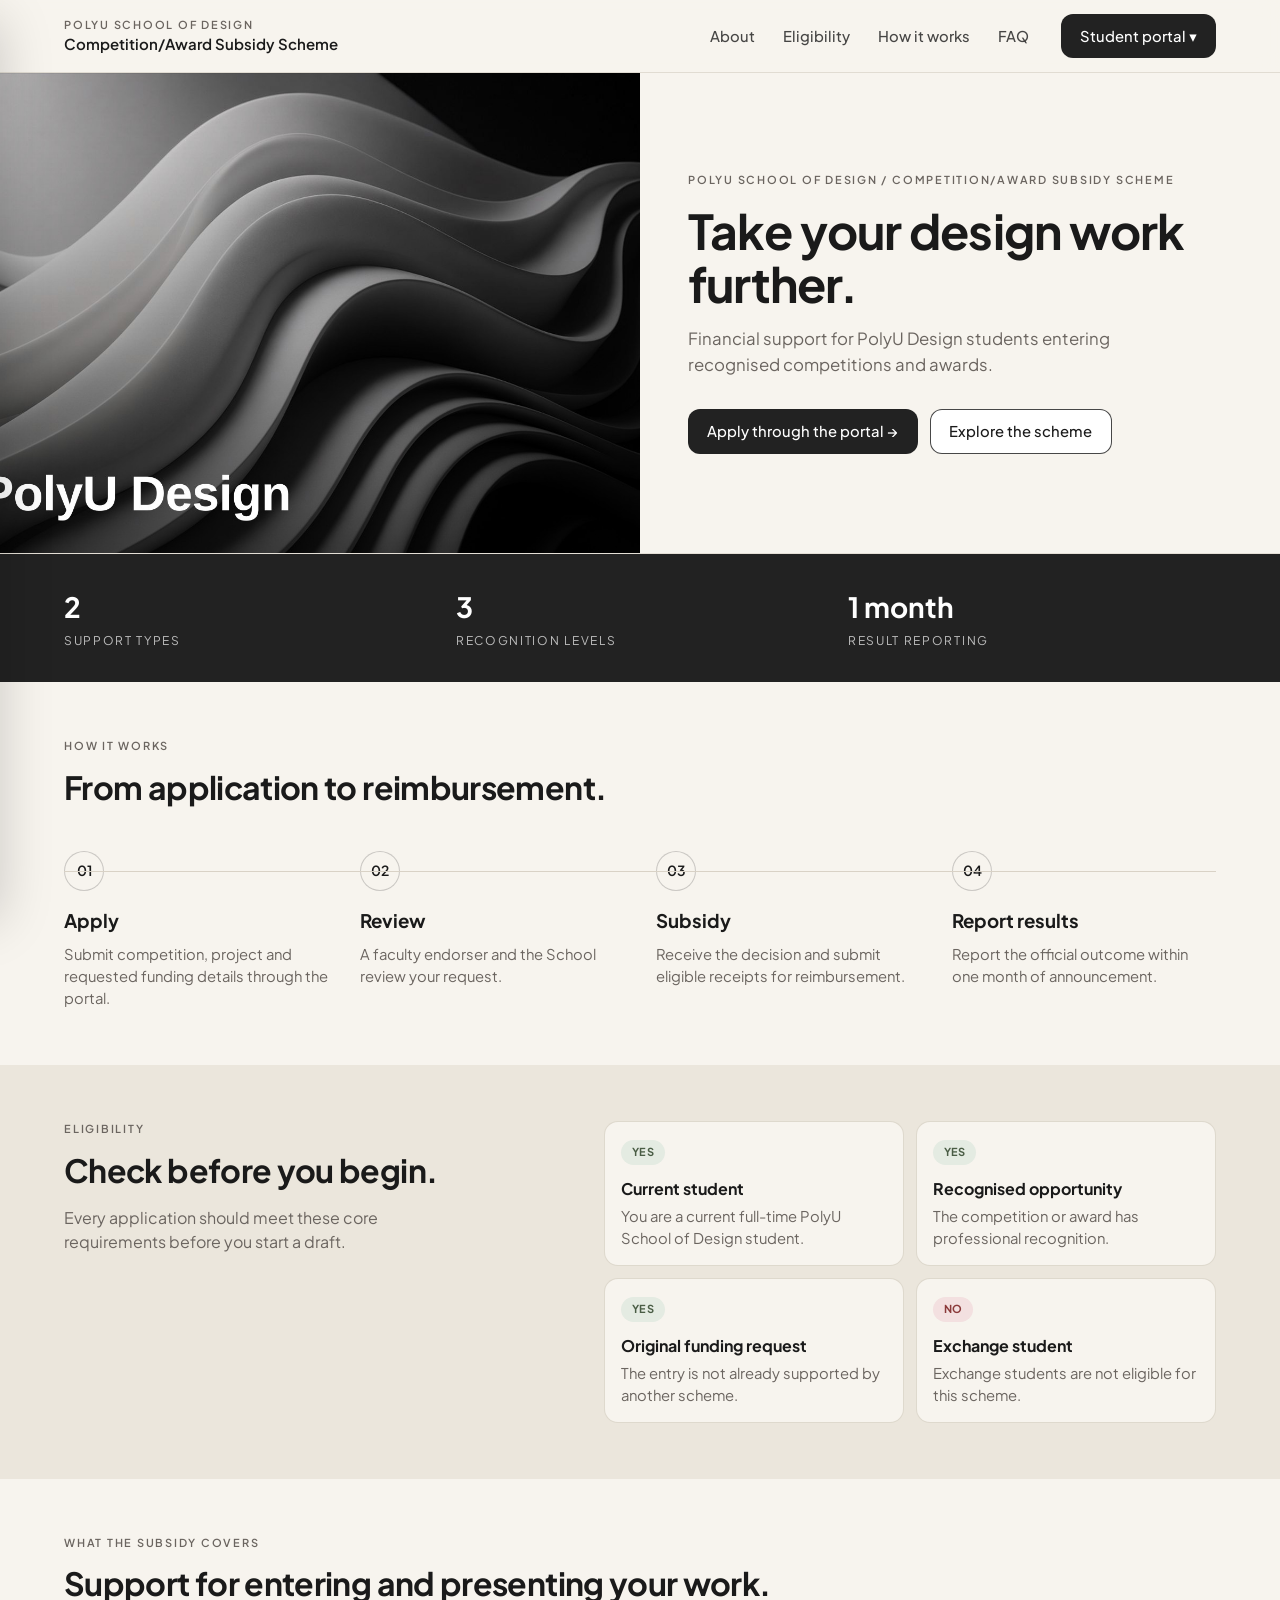
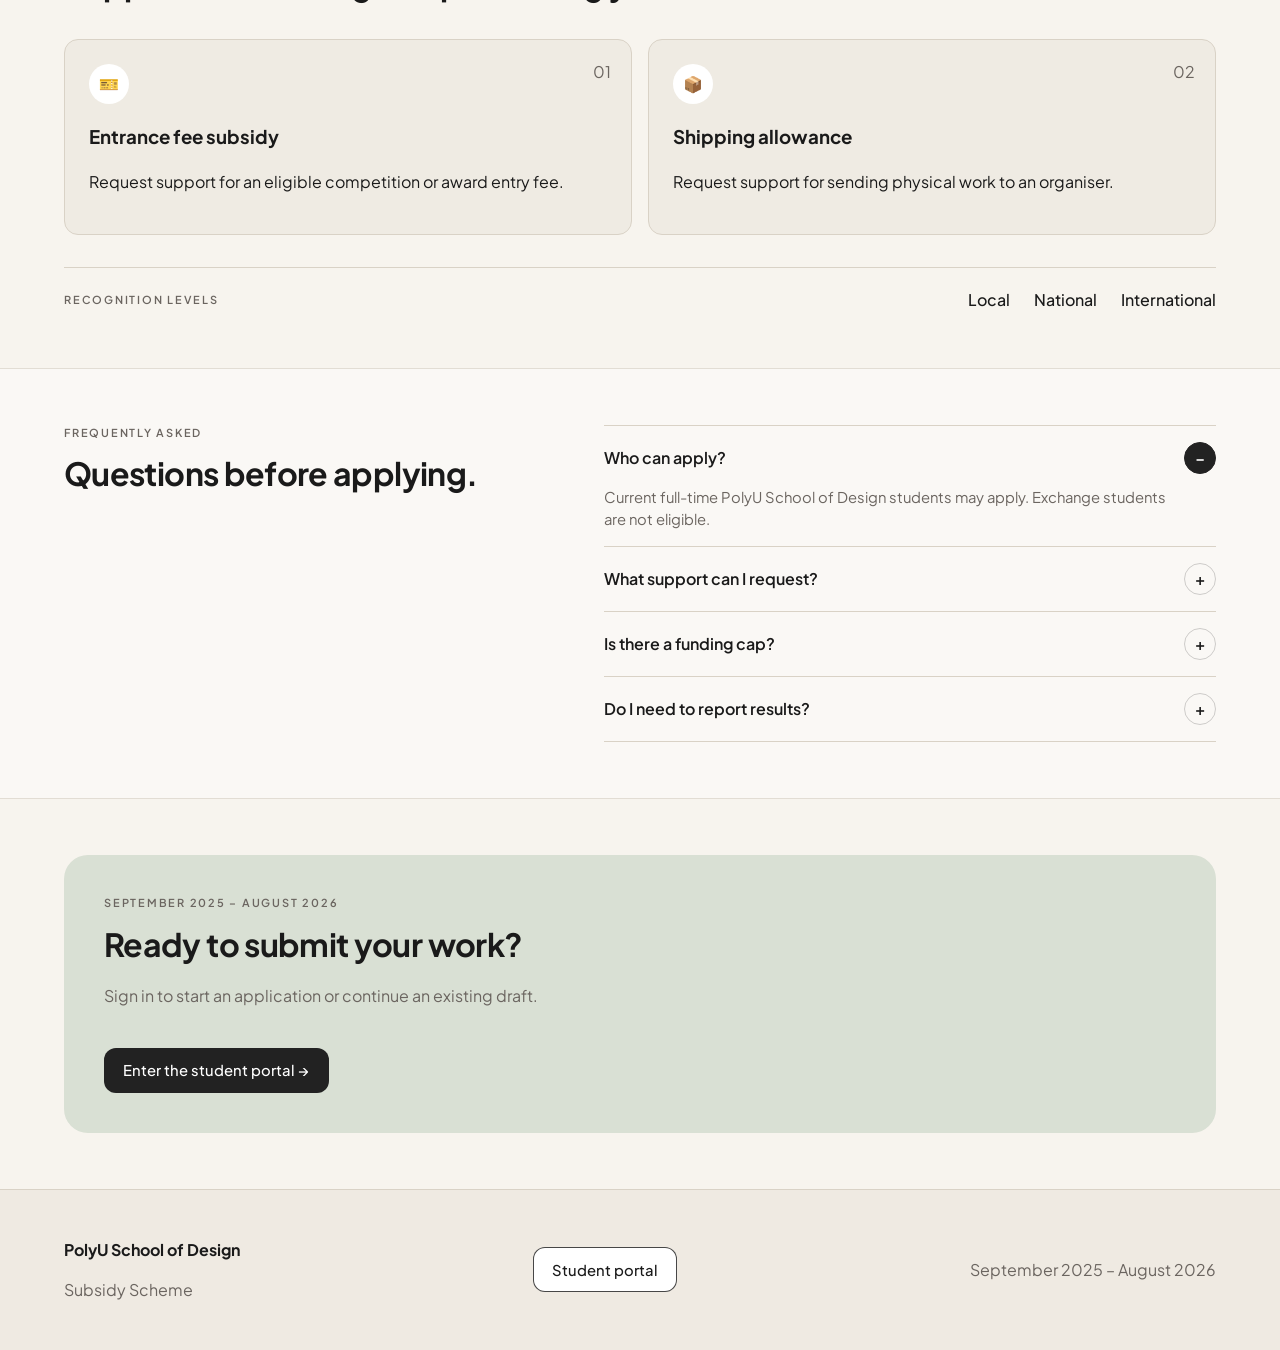
<file: index.html>
<!DOCTYPE html>
<html lang="en">
<head>
<meta charset="UTF-8" />
<meta name="viewport" content="width=device-width, initial-scale=1.0" />
<title>PolyU Design · Subsidy Scheme (All Pages)</title>
<link rel="preconnect" href="https://fonts.googleapis.com" />
<link rel="preconnect" href="https://fonts.gstatic.com" crossorigin />
<link href="https://fonts.googleapis.com/css2?family=Plus+Jakarta+Sans:wght@400;500;600;700;800&display=swap" rel="stylesheet" />
<style>
:root {
  --bg: #f7f4ee;
  --bg-soft: #ebe6dc;
  --bg-cover: #efebe3;
  --bg-cta: #d9e0d4;
  --bg-footer: #efeae2;
  --bg-sidebar: #ece7dd;
  --card: #ffffff;
  --text: #1a1a1a;
  --muted: #6b6560;
  --border: #d9d2c6;
  --primary: #222222;
  --success: #4a5d45;
  --success-soft: #e4ebe2;
  --danger: #8b3a3a;
  --danger-soft: #f3e0e0;
  --warning: #8a5a3a;
  --warning-soft: #f0e4d6;
  --radius: 14px;
  --max: 72rem;
}

* { box-sizing: border-box; }
html { scroll-behavior: smooth; }
body {
  margin: 0;
  font-family: "Plus Jakarta Sans", ui-sans-serif, system-ui, sans-serif;
  background: var(--bg);
  color: var(--text);
  line-height: 1.5;
  min-height: 100vh;
}
a { color: inherit; text-decoration: none; }
img { max-width: 100%; display: block; }
button, input, select, textarea, summary { font: inherit; }
.container { width: min(100% - 2rem, var(--max)); margin-inline: auto; }

.btn {
  display: inline-flex; align-items: center; justify-content: center; gap: 0.4rem;
  min-height: 2.75rem; padding: 0.65rem 1.15rem; border-radius: 0.75rem;
  border: 1px solid transparent; font-size: 0.925rem; font-weight: 500;
  cursor: pointer; transition: 0.15s ease; background: none; color: inherit;
}
.btn-primary { background: var(--primary); color: #fff; }
.btn-primary:hover { background: #111; }
.btn-outline { background: var(--card); border-color: color-mix(in srgb, var(--text) 80%, transparent); }
.btn-outline:hover { background: var(--bg-soft); }
.btn-icon {
  width: 2.5rem; min-height: 2.5rem; padding: 0;
  border: 1px solid var(--border); background: var(--card); border-radius: 0.75rem;
}
.btn:disabled { opacity: 0.45; cursor: not-allowed; }

.eyebrow, .section-label {
  margin: 0; font-size: 11px; font-weight: 600;
  letter-spacing: 0.16em; text-transform: uppercase; color: var(--muted);
}
.section-title { margin: 0.5rem 0 0; font-size: clamp(1.75rem, 3vw, 2rem); letter-spacing: -0.02em; }
.muted { color: var(--muted); }

.badge {
  display: inline-flex; align-items: center; border-radius: 999px;
  padding: 0.25rem 0.65rem; font-size: 11px; font-weight: 700;
  letter-spacing: 0.04em; text-transform: uppercase;
}
.badge-yes, .badge-approved { background: var(--success-soft); color: var(--success); }
.badge-no, .badge-returned, .badge-due { background: var(--danger-soft); color: var(--danger); }
.badge-draft { background: #eceae6; color: #5c5c5c; }
.badge-endorsement, .badge-pending { background: var(--warning-soft); color: var(--warning); }

.card {
  background: var(--card); border: 1px solid var(--border);
  border-radius: var(--radius); padding: 1.25rem;
}

/* Public header */
.site-header {
  position: sticky; top: 0; z-index: 40;
  border-bottom: 1px solid color-mix(in srgb, var(--border) 70%, transparent);
  background: color-mix(in srgb, var(--bg) 95%, transparent);
  backdrop-filter: blur(10px);
}
.site-header__inner { min-height: 72px; display: flex; align-items: center; gap: 1rem; }
.brand-kicker { margin: 0; font-size: 11px; font-weight: 600; letter-spacing: 0.16em; text-transform: uppercase; color: var(--muted); }
.brand-title { margin: 0; font-size: 15px; font-weight: 600; }
.nav-desktop { display: none; gap: 1.75rem; margin-left: auto; font-size: 0.925rem; font-weight: 500; }
.nav-desktop a { color: color-mix(in srgb, var(--text) 80%, transparent); }
.header-portal { margin-left: auto; }
.menu-toggle { display: inline-flex; }

.overlay {
  position: fixed; inset: 0; z-index: 50; background: rgba(0,0,0,0.35);
  opacity: 0; pointer-events: none; transition: opacity 0.2s ease;
}
.overlay.is-open { opacity: 1; pointer-events: auto; }
.drawer {
  position: fixed; inset: 0 auto 0 0; z-index: 60; width: min(88vw, 320px);
  background: #f3efe7; box-shadow: 0 20px 50px rgba(0,0,0,0.18);
  transform: translateX(-100%); pointer-events: none; transition: transform 0.2s ease;
  display: flex; flex-direction: column;
}
.drawer.is-open { transform: translateX(0); pointer-events: auto; }
.drawer__top { display: flex; justify-content: space-between; gap: 1rem; padding: 1.25rem; border-bottom: 1px solid var(--border); }
.drawer nav { display: flex; flex-direction: column; gap: 0.25rem; padding: 1rem 0.75rem; }
.drawer nav a { padding: 0.85rem 0.75rem; border-radius: 0.85rem; font-weight: 500; }
.drawer .btn-primary { margin: 0.75rem; }

/* Portal shell */
.portal-header {
  position: sticky; top: 0; z-index: 30;
  border-bottom: 1px solid color-mix(in srgb, var(--border) 80%, transparent);
  background: color-mix(in srgb, #f8f6f1 95%, transparent);
  backdrop-filter: blur(10px);
}
.portal-header__inner {
  min-height: 64px; display: flex; align-items: center; gap: 0.75rem;
  width: min(100% - 2rem, 80rem); margin-inline: auto;
}
.portal-main {
  width: min(100% - 2rem, 80rem); margin-inline: auto;
  padding: 1.5rem 0 3rem;
}
.portal-actions { display: flex; align-items: center; gap: 0.35rem; margin-left: auto; }
.avatar {
  width: 2.25rem; height: 2.25rem; border-radius: 999px;
  background: var(--primary); color: #fff; display: grid; place-items: center;
  font-size: 12px; font-weight: 700;
}

.side-nav {
  position: fixed; inset: 0 auto 0 0; z-index: 50; width: min(88vw, 300px);
  background: var(--bg-sidebar); border-right: 1px solid var(--border);
  transform: translateX(-100%); pointer-events: none; transition: transform 0.2s ease;
  display: flex; flex-direction: column;
}
.side-nav.is-open { transform: translateX(0); pointer-events: auto; }
.side-nav__top { display: flex; justify-content: space-between; gap: 1rem; padding: 1.25rem; border-bottom: 1px solid color-mix(in srgb, var(--border) 70%, transparent); }
.side-nav__user {
  margin: 1rem; display: flex; gap: 0.75rem; align-items: center;
  background: rgba(255,255,255,0.7); border-radius: 1rem; padding: 0.75rem;
}
.side-nav__user .avatar { background: #5b6b52; width: 2.75rem; height: 2.75rem; }
.side-nav nav { flex: 1; padding: 0.5rem 0.75rem; overflow: auto; }
.side-nav nav a {
  display: flex; align-items: center; gap: 0.75rem;
  padding: 0.85rem 0.9rem; border-radius: 1rem; margin-bottom: 0.25rem;
}
.side-nav nav a.active { background: #fff; font-weight: 600; box-shadow: 0 1px 2px rgba(0,0,0,0.04); }
.side-nav nav a:hover { background: rgba(255,255,255,0.55); }
.nav-badge {
  margin-left: auto; background: var(--bg-soft); border-radius: 0.4rem;
  padding: 0.1rem 0.4rem; font-size: 12px; font-weight: 700;
}

/* Landing */
.hero { display: grid; border-bottom: 1px solid color-mix(in srgb, var(--border) 60%, transparent); }
.hero__media { position: relative; min-height: 280px; overflow: hidden; background: #222; }
.hero__media img { width: 100%; height: 100%; object-fit: cover; position: absolute; inset: 0; }
.hero__content { display: flex; flex-direction: column; justify-content: center; padding: 2.5rem 1rem; }
.hero h1 { margin: 1rem 0 0; font-size: clamp(2rem, 5vw, 3rem); line-height: 1.1; letter-spacing: -0.02em; }
.hero__lead { margin: 1rem 0 0; max-width: 28rem; color: var(--muted); font-size: 1.05rem; }
.hero__actions { margin-top: 2rem; display: flex; flex-direction: column; gap: 0.75rem; }
.stats { background: var(--primary); color: #fff; }
.stats__grid { display: grid; gap: 1.5rem; padding: 2rem 0; }
.stats strong { display: block; font-size: 1.75rem; }
.stats span { display: block; margin-top: 0.25rem; font-size: 12px; letter-spacing: 0.14em; text-transform: uppercase; color: rgba(255,255,255,0.7); }
section.block { padding: 3.5rem 0; }
.steps { display: grid; gap: 2rem; margin-top: 2.5rem; }
.step-num {
  width: 2.5rem; height: 2.5rem; border-radius: 999px; border: 1px solid color-mix(in srgb, var(--text) 20%, transparent);
  display: grid; place-items: center; font-size: 0.875rem; font-weight: 600; background: var(--bg);
}
.step h3 { margin: 1rem 0 0; }
.step p { margin: 0.5rem 0 0; color: var(--muted); font-size: 0.925rem; }
.eligibility { background: var(--bg-soft); }
.eligibility__grid { display: grid; gap: 2.5rem; }
.eligibility__cards { display: grid; gap: 0.75rem; }
.elig-card { background: var(--bg); border: 1px solid color-mix(in srgb, var(--border) 80%, transparent); border-radius: var(--radius); padding: 1rem; }
.elig-card h3 { margin: 0.75rem 0 0; font-size: 1rem; }
.elig-card p { margin: 0.25rem 0 0; color: var(--muted); font-size: 0.925rem; }
.covers { display: grid; gap: 1rem; margin-top: 2rem; }
.cover-card { position: relative; background: var(--bg-cover); border: 1px solid var(--border); border-radius: var(--radius); padding: 1.5rem; }
.cover-card .n { position: absolute; top: 1.25rem; right: 1.25rem; color: var(--muted); }
.cover-icon { width: 2.5rem; height: 2.5rem; border-radius: 999px; background: var(--card); display: grid; place-items: center; margin-bottom: 1rem; }
.levels { margin-top: 2rem; padding-top: 1.25rem; border-top: 1px solid var(--border); display: flex; flex-direction: column; gap: 0.75rem; }
.levels__items { display: flex; flex-wrap: wrap; gap: 0.75rem 1.5rem; font-weight: 500; }
.faq { background: color-mix(in srgb, var(--card) 40%, var(--bg)); border-block: 1px solid color-mix(in srgb, var(--border) 70%, transparent); }
.faq__grid { display: grid; gap: 2.5rem; }
.faq-list { border-block: 1px solid var(--border); }
details { padding: 1rem 0; border-bottom: 1px solid var(--border); }
details:last-child { border-bottom: 0; }
summary { list-style: none; cursor: pointer; font-weight: 600; display: flex; align-items: center; justify-content: space-between; gap: 1rem; }
summary::-webkit-details-marker { display: none; }
.faq-toggle {
  width: 2rem; height: 2rem; border-radius: 999px; border: 1px solid color-mix(in srgb, var(--text) 20%, transparent);
  display: grid; place-items: center; flex-shrink: 0;
}
details[open] .faq-toggle { background: var(--primary); color: #fff; border-color: var(--primary); }
details[open] .faq-toggle .plus { display: none; }
details:not([open]) .faq-toggle .minus { display: none; }
details p { margin: 0.75rem 0 0; max-width: 36rem; color: var(--muted); font-size: 0.925rem; }
.cta-box { background: var(--bg-cta); border-radius: 1.5rem; padding: 2.5rem 1.5rem; }
.cta-box .btn { margin-top: 1.5rem; }
footer.site-footer { border-top: 1px solid var(--border); background: var(--bg-footer); padding: 2rem 0; }
.footer__inner { display: flex; flex-direction: column; gap: 1rem; }

/* Portal content helpers */
.page-hero h1 { margin: 0.35rem 0 0; font-size: clamp(1.75rem, 3vw, 2.25rem); }
.grid-2 { display: grid; gap: 0.75rem; }
.grid-3 { display: grid; gap: 0.75rem; }
.stat-card h3 { margin: 0; font-size: 11px; letter-spacing: 0.14em; text-transform: uppercase; color: var(--muted); }
.stat-card .value { margin: 0.75rem 0 0; font-size: 1.75rem; font-weight: 700; }
.stat-card p { margin: 0.5rem 0 0; color: var(--muted); font-size: 0.9rem; }
.list-row {
  display: flex; align-items: center; gap: 0.75rem;
  padding: 1rem 0; border-bottom: 1px solid var(--border);
}
.list-row:last-child { border-bottom: 0; }
.list-row .meta { font-size: 12px; color: var(--muted); }
.tabs { display: flex; gap: 0.25rem; overflow: auto; border-bottom: 1px solid var(--border); margin-bottom: 0.25rem; }
.tabs button {
  background: none; border: 0; border-bottom: 2px solid transparent;
  padding: 0.65rem 0.85rem; cursor: pointer; color: var(--muted); white-space: nowrap;
}
.tabs button.active { color: var(--text); font-weight: 600; border-bottom-color: var(--text); }
.field { display: grid; gap: 0.5rem; margin-bottom: 1rem; }
.field label { font-size: 0.9rem; font-weight: 500; }
.field input, .field select, .field textarea {
  width: 100%; min-height: 2.75rem; border-radius: 0.85rem;
  border: 1px solid color-mix(in srgb, var(--text) 25%, transparent);
  background: var(--card); padding: 0.7rem 0.9rem;
}
.field textarea { min-height: 7rem; resize: vertical; }
.choice-grid { display: grid; grid-template-columns: repeat(2, 1fr); gap: 0.65rem; }
.choice {
  display: flex; align-items: center; gap: 0.65rem; text-align: left;
  border: 1px solid color-mix(in srgb, var(--text) 20%, transparent);
  border-radius: 0.85rem; padding: 0.85rem; background: var(--card); cursor: pointer;
}
.choice.is-selected { background: var(--primary); color: #fff; border-color: var(--primary); }
.form-actions {
  position: sticky; bottom: 0; background: color-mix(in srgb, var(--card) 95%, transparent);
  border-top: 1px solid var(--border); padding: 0.85rem 1rem;
  display: flex; align-items: center; gap: 0.75rem; backdrop-filter: blur(8px);
}
.form-actions .center { flex: 1; text-align: center; color: var(--muted); font-size: 0.9rem; }
.stack { display: grid; gap: 1rem; }
.notice { background: var(--bg-soft); border: 1px solid var(--border); border-radius: 0.85rem; padding: 0.85rem 1rem; color: var(--muted); font-size: 0.9rem; }

@media (min-width: 640px) {
  .hero__media { min-height: 360px; }
  .hero__content { padding: 3.5rem 2rem; }
  .hero__actions { flex-direction: row; }
  .stats__grid { grid-template-columns: repeat(3, 1fr); }
  .steps { grid-template-columns: repeat(2, 1fr); }
  .eligibility__cards, .covers, .grid-2 { grid-template-columns: repeat(2, 1fr); }
  .grid-3 { grid-template-columns: repeat(3, 1fr); }
  .levels { flex-direction: row; align-items: center; justify-content: space-between; }
  .cta-box { padding: 2.5rem; }
  .footer__inner { flex-direction: row; align-items: center; justify-content: space-between; }
}

@media (min-width: 1024px) {
  .menu-toggle.public-only { display: none; }
  .nav-desktop { display: flex; }
  .header-portal { margin-left: 1rem; }
  .hero { grid-template-columns: 1fr 1fr; }
  .hero__media { min-height: 480px; }
  .hero__content { padding: 4rem 3rem; }
  .steps { grid-template-columns: repeat(4, 1fr); position: relative; }
  .steps::before { content: ""; position: absolute; left: 0; right: 0; top: 1.25rem; height: 1px; background: var(--border); }
  .eligibility__grid, .faq__grid { grid-template-columns: 0.9fr 1.1fr; }
}

.page { display: none; }
.page.is-active { display: block; }
.page-portal.is-active { display: block; }
.app-shell-hidden { display: none !important; }
body[data-view="home"] .portal-chrome { display: none !important; }
body[data-view="portal"] .public-chrome { display: none !important; }
.spa-toast {
  position: fixed; left: 50%; bottom: 1.25rem; transform: translateX(-50%);
  background: #222; color: #fff; padding: 0.75rem 1rem; border-radius: 999px;
  font-size: 0.9rem; z-index: 100; display: none;
}
.spa-toast.show { display: block; }

</style>
</head>
<body data-view="home">
<div class="spa-toast" id="toast"></div>

<!-- PUBLIC HEADER -->
<header class="site-header public-chrome">
  <div class="container site-header__inner">
    <button class="btn btn-icon menu-toggle public-only" type="button" id="menuOpen" aria-label="Open navigation menu">☰</button>
    <a href="/" data-nav="home">
      <p class="brand-kicker">PolyU School of Design</p>
      <p class="brand-title">Competition/Award Subsidy Scheme</p>
    </a>
    <nav class="nav-desktop" aria-label="Primary">
      <a href="/#about" data-nav="home" data-scroll="about">About</a>
      <a href="/#eligibility" data-nav="home" data-scroll="eligibility">Eligibility</a>
      <a href="/#how-it-works" data-nav="home" data-scroll="how-it-works">How it works</a>
      <a href="/#faq" data-nav="home" data-scroll="faq">FAQ</a>
    </nav>
    <a class="btn btn-primary header-portal" href="/portal" data-nav="portal">Student portal ▾</a>
  </div>
</header>

<div class="overlay public-chrome" id="overlay" hidden></div>
<aside class="drawer public-chrome" id="drawer" aria-hidden="true">
  <div class="drawer__top">
    <div>
      <p class="brand-kicker">PolyU School of Design</p>
      <p class="brand-title">Subsidy Scheme</p>
    </div>
    <button class="btn btn-icon" type="button" id="menuClose" aria-label="Close menu">✕</button>
  </div>
  <nav>
    <a href="/#about" data-nav="home" data-scroll="about">About</a>
    <a href="/#eligibility" data-nav="home" data-scroll="eligibility">Eligibility</a>
    <a href="/#how-it-works" data-nav="home" data-scroll="how-it-works">How it works</a>
    <a href="/#faq" data-nav="home" data-scroll="faq">FAQ</a>
  </nav>
  <a class="btn btn-primary" href="/portal" data-nav="portal">Student portal</a>
</aside>

<!-- PORTAL CHROME -->
<div class="overlay portal-chrome" id="portalOverlay" hidden></div>
<aside class="side-nav portal-chrome" id="portalDrawer" aria-hidden="true">
  <div class="side-nav__top">
    <div>
      <p class="brand-kicker">PolyU School of Design</p>
      <p class="brand-title">Subsidy Scheme</p>
    </div>
    <button class="btn btn-icon" type="button" id="portalMenuClose" aria-label="Close menu">✕</button>
  </div>
  <div class="side-nav__user">
    <div class="avatar">HT</div>
    <div><strong>Hugo Tsang</strong><div class="muted" style="font-size:0.9rem">Student applicant</div></div>
  </div>
  <nav>
    <a href="/portal" data-nav="portal" data-active="portal">Dashboard</a>
    <a href="/apply" data-nav="apply" data-active="apply">+ New application</a>
    <a href="/applications" data-nav="applications" data-active="applications">My applications <span class="nav-badge">4</span></a>
    <a href="/reimbursement" data-nav="reimbursement" data-active="reimbursement">Reimbursement</a>
    <a href="/results" data-nav="results" data-active="results">Result reporting</a>
    <a href="/support" data-nav="support" data-active="support">Help & support</a>
  </nav>
  <div style="padding:1rem"><a class="btn btn-outline" style="width:100%" href="/" data-nav="home">Back to public site</a></div>
</aside>

<header class="portal-header portal-chrome">
  <div class="portal-header__inner">
    <button class="btn btn-icon" type="button" id="portalMenuOpen" aria-label="Open navigation menu">☰</button>
    <div class="muted" style="font-size:0.9rem" id="portalBreadcrumb">Student portal • Dashboard</div>
    <div class="portal-actions">
      <button class="btn btn-icon" type="button" aria-label="Search">⌕</button>
      <button class="btn btn-icon" type="button" aria-label="Notifications">🔔</button>
      <div class="avatar">HT</div>
    </div>
  </div>
</header>

<!-- HOME PAGE -->
<main class="page is-active" id="page-home">
  <section class="hero" id="about">
    <div class="hero__media">
      <img src="[data-uri]" alt="Abstract PolyU Design hero graphic" />
    </div>
    <div class="hero__content">
      <p class="eyebrow">PolyU School of Design / Competition/Award Subsidy Scheme</p>
      <h1>Take your design work further.</h1>
      <p class="hero__lead">Financial support for PolyU Design students entering recognised competitions and awards.</p>
      <div class="hero__actions">
        <a class="btn btn-primary" href="/portal" data-nav="portal">Apply through the portal →</a>
        <a class="btn btn-outline" href="/#how-it-works" data-nav="home" data-scroll="how-it-works">Explore the scheme</a>
      </div>
    </div>
  </section>

  <section class="stats">
    <div class="container stats__grid">
      <div><strong>2</strong><span>Support types</span></div>
      <div><strong>3</strong><span>Recognition levels</span></div>
      <div><strong>1 month</strong><span>Result reporting</span></div>
    </div>
  </section>

  <section class="block" id="how-it-works">
    <div class="container">
      <p class="section-label">How it works</p>
      <h2 class="section-title">From application to reimbursement.</h2>
      <div class="steps">
        <article class="step"><div class="step-num">01</div><h3>Apply</h3><p>Submit competition, project and requested funding details through the portal.</p></article>
        <article class="step"><div class="step-num">02</div><h3>Review</h3><p>A faculty endorser and the School review your request.</p></article>
        <article class="step"><div class="step-num">03</div><h3>Subsidy</h3><p>Receive the decision and submit eligible receipts for reimbursement.</p></article>
        <article class="step"><div class="step-num">04</div><h3>Report results</h3><p>Report the official outcome within one month of announcement.</p></article>
      </div>
    </div>
  </section>

  <section class="eligibility block" id="eligibility">
    <div class="container eligibility__grid">
      <div>
        <p class="section-label">Eligibility</p>
        <h2 class="section-title">Check before you begin.</h2>
        <p class="muted" style="margin-top:0.75rem;max-width:24rem">Every application should meet these core requirements before you start a draft.</p>
      </div>
      <div class="eligibility__cards">
        <article class="elig-card"><span class="badge badge-yes">Yes</span><h3>Current student</h3><p>You are a current full-time PolyU School of Design student.</p></article>
        <article class="elig-card"><span class="badge badge-yes">Yes</span><h3>Recognised opportunity</h3><p>The competition or award has professional recognition.</p></article>
        <article class="elig-card"><span class="badge badge-yes">Yes</span><h3>Original funding request</h3><p>The entry is not already supported by another scheme.</p></article>
        <article class="elig-card"><span class="badge badge-no">No</span><h3>Exchange student</h3><p>Exchange students are not eligible for this scheme.</p></article>
      </div>
    </div>
  </section>

  <section class="block">
    <div class="container">
      <p class="section-label">What the subsidy covers</p>
      <h2 class="section-title">Support for entering and presenting your work.</h2>
      <div class="covers">
        <article class="cover-card"><span class="n">01</span><div class="cover-icon">🎫</div><h3>Entrance fee subsidy</h3><p>Request support for an eligible competition or award entry fee.</p></article>
        <article class="cover-card"><span class="n">02</span><div class="cover-icon">📦</div><h3>Shipping allowance</h3><p>Request support for sending physical work to an organiser.</p></article>
      </div>
      <div class="levels">
        <p class="section-label">Recognition levels</p>
        <div class="levels__items"><span>Local</span><span>National</span><span>International</span></div>
      </div>
    </div>
  </section>

  <section class="faq block" id="faq">
    <div class="container faq__grid">
      <div>
        <p class="section-label">Frequently asked</p>
        <h2 class="section-title">Questions before applying.</h2>
      </div>
      <div class="faq-list">
        <details open>
          <summary>Who can apply?<span class="faq-toggle"><span class="plus">+</span><span class="minus">−</span></span></summary>
          <p>Current full-time PolyU School of Design students may apply. Exchange students are not eligible.</p>
        </details>
        <details>
          <summary>What support can I request?<span class="faq-toggle"><span class="plus">+</span><span class="minus">−</span></span></summary>
          <p>You can request an entrance fee subsidy and a shipping allowance for sending physical work.</p>
        </details>
        <details>
          <summary>Is there a funding cap?<span class="faq-toggle"><span class="plus">+</span><span class="minus">−</span></span></summary>
          <p>Yes. Each student has a HK$10,000 cycle cap. Shipping support is capped at HK$1,000 per application.</p>
        </details>
        <details>
          <summary>Do I need to report results?<span class="faq-toggle"><span class="plus">+</span><span class="minus">−</span></span></summary>
          <p>Yes. Report each official competition result within one month of its announcement.</p>
        </details>
      </div>
    </div>
  </section>

  <section class="block">
    <div class="container">
      <div class="cta-box">
        <p class="eyebrow">September 2025 – August 2026</p>
        <h2 class="section-title">Ready to submit your work?</h2>
        <p class="muted">Sign in to start an application or continue an existing draft.</p>
        <a class="btn btn-primary" href="/portal" data-nav="portal">Enter the student portal →</a>
      </div>
    </div>
  </section>

  <footer class="site-footer">
    <div class="container footer__inner">
      <div>
        <p><strong>PolyU School of Design</strong></p>
        <p class="muted">Subsidy Scheme</p>
      </div>
      <a class="btn btn-outline" href="/portal" data-nav="portal">Student portal</a>
      <p class="muted">September 2025 – August 2026</p>
    </div>
  </footer>
</main>

<!-- PORTAL DASHBOARD -->
<main class="page page-portal portal-main stack" id="page-portal">
  <section class="page-hero">
    <p class="section-label">Sep 2026 – Aug 2027 • Year 3</p>
    <h1>Good afternoon, Hugo.</h1>
    <p class="muted">Here's where your subsidy applications stand today.</p>
    <div style="margin-top:1rem"><a class="btn btn-primary" href="/apply" data-nav="apply">+ Start a new application</a></div>
  </section>
  <section class="grid-3">
    <article class="card stat-card"><h3>Active applications</h3><div class="value">4</div><p>Across 3 competition bodies</p></article>
    <article class="card stat-card"><h3>Approved funding</h3><div class="value">HK$1,900</div><p>HK$8,100 remains this cycle</p></article>
    <article class="card stat-card"><h3>Next deadline</h3><div class="value">14 days</div><p>Report D&AD result by 12 Nov</p></article>
  </section>
  <section>
    <div style="display:flex;gap:0.75rem;align-items:center;margin-bottom:0.75rem">
      <div><p class="section-label">Priority queue</p><h2 style="margin:0.2rem 0 0">Needs your action</h2></div>
      <span class="badge badge-due">2 pending</span>
    </div>
    <div class="grid-2">
      <article class="card">
        <strong class="badge badge-returned">Returned for revision</strong>
        <h3 style="margin:0.75rem 0 0">Red Dot Design Award</h3>
        <p class="muted">Confirm the group member student IDs, then resubmit for endorsement.</p>
        <a class="btn btn-outline" href="/apply" data-nav="apply">Revise application →</a>
      </article>
      <article class="card">
        <strong class="badge badge-due">Result due in 14 days</strong>
        <h3 style="margin:0.75rem 0 0">D&AD Awards</h3>
        <p class="muted">Report the official result within one month of the announcement.</p>
        <a class="btn btn-outline" href="/results" data-nav="results">Report result →</a>
      </article>
    </div>
  </section>
  <section class="card">
    <div style="display:flex;justify-content:space-between;gap:1rem;align-items:end">
      <div><p class="section-label">Application tracker</p><h2 style="margin:0.2rem 0 0">Your applications</h2></div>
      <a href="/applications" data-nav="applications">View all →</a>
    </div>
    <div class="list-row"><div style="flex:1"><div class="meta">SD-2026-018</div><strong>Core77 Design Awards</strong><div class="muted">Ripple — modular seating system</div></div><span class="badge badge-draft">Draft</span></div>
    <div class="list-row"><div style="flex:1"><div class="meta">SD-2026-014</div><strong>Red Dot Design Award</strong><div class="muted">Lumen — portable lighting kit</div></div><span class="badge badge-returned">Returned</span></div>
    <div class="list-row"><div style="flex:1"><div class="meta">SD-2026-009</div><strong>D&AD Awards</strong><div class="muted">Fold — editorial identity system</div></div><span class="badge badge-approved">Approved</span></div>
    <div class="list-row"><div style="flex:1"><div class="meta">SD-2026-004</div><strong>iF Design Award</strong><div class="muted">Atlas — wayfinding toolkit</div></div><span class="badge badge-endorsement">Endorsement</span></div>
  </section>
</main>

<!-- APPLY -->
<main class="page page-portal portal-main" id="page-apply" style="padding-bottom:6rem">
  <p class="section-label">Application form · Page <span id="pageLabel">1</span> of 3</p>
  <h1 id="stepTitle" style="margin:0.35rem 0 1rem">Your information</h1>
  <section class="card stack" data-step="0">
    <h2 style="margin:0">Applicant details</h2>
    <div class="field"><label>Title *</label><div class="choice-grid"><button type="button" class="choice is-selected" data-choice="title">Mr</button><button type="button" class="choice" data-choice="title">Ms</button></div></div>
    <div class="grid-2">
      <div class="field"><label>Full name *</label><input value="Hugo Tsang" /></div>
      <div class="field"><label>Student ID *</label><input placeholder="e.g. 230XXXXXX" /></div>
    </div>
    <div class="grid-2">
      <div class="field"><label>Telephone number *</label><input placeholder="+852 9123 4567" /></div>
      <div class="field"><label>Email *</label><input value="hugo.tsang@connect.polyu.hk" /></div>
    </div>
    <div class="field"><label>Current study year *</label>
      <div class="choice-grid" style="grid-template-columns:repeat(auto-fit,minmax(110px,1fr))">
        <button type="button" class="choice" data-choice="year">Year 1</button>
        <button type="button" class="choice" data-choice="year">Year 2</button>
        <button type="button" class="choice is-selected" data-choice="year">Year 3</button>
        <button type="button" class="choice" data-choice="year">Year 4</button>
      </div>
    </div>
    <div class="field"><label>Programme *</label><select><option>Select your programme</option><option selected>BA (Hons) in Design (Communication Design)</option></select></div>
  </section>
  <section class="card stack" data-step="1" hidden>
    <h2 style="margin:0">Competition & project</h2>
    <div class="field"><label>Competition or award title *</label><input placeholder="e.g. Red Dot Design Award" /></div>
    <div class="field"><label>Official URL *</label><input placeholder="https://" /></div>
    <div class="grid-2">
      <div class="field"><label>Category (if any)</label><input /></div>
      <div class="field"><label>Result announcement date *</label><input type="date" /></div>
    </div>
    <div class="field"><label>Recognition level *</label>
      <div class="choice-grid" style="grid-template-columns:repeat(3,1fr)">
        <button type="button" class="choice" data-choice="level">Local</button>
        <button type="button" class="choice" data-choice="level">National</button>
        <button type="button" class="choice is-selected" data-choice="level">International</button>
      </div>
    </div>
    <div class="field"><label>Title of project *</label><input /></div>
  </section>
  <section class="card stack" data-step="2" hidden>
    <h2 style="margin:0">Funding & declaration</h2>
    <label class="choice"><input type="checkbox" /> Entrance fee subsidy</label>
    <label class="choice"><input type="checkbox" /> Shipping allowance</label>
    <label class="choice"><input type="checkbox" /> I confirm the information is complete and accurate.</label>
    <label class="choice"><input type="checkbox" /> I agree to the terms and regulations of the Scheme.</label>
    <div class="field"><label>Signature of applicant *</label><input placeholder="Type your full legal name" /></div>
    <div class="field"><label>Date of application *</label><input type="date" /></div>
    <div class="field"><label>Academic endorser *</label><select><option>Select an endorser</option><option>Dr. Chan Mei Ling</option><option>Prof. Wong Ka Fai</option></select></div>
    <div class="notice">Signature of endorser: pending.</div>
  </section>
  <div class="form-actions">
    <button class="btn btn-outline" type="button" id="backBtn" hidden>Back</button>
    <div class="center">Page <span id="pageCenter">1</span> of 3</div>
    <button class="btn btn-primary" type="button" id="nextBtn">Continue →</button>
  </div>
</main>

<!-- APPLICATIONS -->
<main class="page page-portal portal-main stack" id="page-applications">
  <section class="page-hero" style="display:flex;justify-content:space-between;gap:1rem;flex-wrap:wrap;align-items:end">
    <div><h1>My applications</h1><p class="muted">Track drafts, endorsement, approvals and returned requests.</p></div>
    <a class="btn btn-primary" href="/apply" data-nav="apply">+ New application</a>
  </section>
  <section class="card">
    <div class="tabs" id="tabs">
      <button class="active" data-filter="all">All</button>
      <button data-filter="draft">Draft</button>
      <button data-filter="endorsement">Endorsement</button>
      <button data-filter="approved">Approved</button>
      <button data-filter="returned">Returned</button>
    </div>
    <div id="list">
      <div class="list-row" data-status="draft"><div style="flex:1"><div class="meta">SD-2026-018</div><strong>Core77 Design Awards</strong><div class="muted">Ripple — modular seating system</div></div><span class="badge badge-draft">Draft</span></div>
      <div class="list-row" data-status="returned"><div style="flex:1"><div class="meta">SD-2026-014</div><strong>Red Dot Design Award</strong><div class="muted">Lumen — portable lighting kit</div></div><span class="badge badge-returned">Returned</span></div>
      <div class="list-row" data-status="approved"><div style="flex:1"><div class="meta">SD-2026-009</div><strong>D&AD Awards</strong><div class="muted">Fold — editorial identity system</div></div><span class="badge badge-approved">Approved</span></div>
      <div class="list-row" data-status="endorsement"><div style="flex:1"><div class="meta">SD-2026-004</div><strong>iF Design Award</strong><div class="muted">Atlas — wayfinding toolkit</div></div><span class="badge badge-endorsement">Endorsement</span></div>
    </div>
  </section>
</main>

<!-- RESULTS -->
<main class="page page-portal portal-main stack" id="page-results">
  <section class="page-hero">
    <p class="section-label">Post-competition requirement</p>
    <h1>Result reporting</h1>
    <p class="muted">Report each official competition result within one month of its announcement.</p>
    <div class="notice" style="margin-top:1rem">One-month reporting window — required for every approved application.</div>
  </section>
  <section class="grid-3">
    <article class="card stat-card"><h3>Reports due</h3><div class="value">1</div><p>Next due 12 Nov 2026</p></article>
    <article class="card stat-card"><h3>Awaiting result</h3><div class="value">1</div><p>Core77 Design Awards</p></article>
    <article class="card stat-card"><h3>Reports submitted</h3><div class="value">1</div><p>Across this funding cycle</p></article>
  </section>
  <section class="card">
    <h2 style="margin-top:0">Official result</h2>
    <div class="grid-2">
      <div class="field"><label>Result outcome *</label><select><option>Select the outcome</option><option>Winner / awarded</option><option>Shortlisted / nominated</option><option>Not awarded</option></select></div>
      <div class="field"><label>Official announcement date *</label><input type="date" /></div>
    </div>
    <div class="field"><label>Award title or result category</label><input placeholder="e.g. Bronze Award, Student Category" /></div>
    <div class="field"><label>Official result URL</label><input placeholder="https://" /></div>
    <div class="field"><label>Additional notes</label><textarea placeholder="Add any context the School team should know"></textarea></div>
    <label class="choice"><input type="checkbox" id="confirmResult" /> I confirm that the result and supporting information are accurate.</label>
    <div style="display:flex;gap:0.75rem;justify-content:flex-end;margin-top:1rem">
      <a class="btn btn-outline" href="/portal" data-nav="portal">Cancel</a>
      <button class="btn btn-primary" type="button" id="submitReport">Submit report →</button>
    </div>
  </section>
</main>

<!-- SUPPORT -->
<main class="page page-portal portal-main stack" id="page-support">
  <section class="card" style="background:var(--bg-soft)">
    <p class="section-label">Student support</p>
    <h1 style="margin:0.35rem 0">How can we help?</h1>
    <p class="muted">Find answers about applications, endorsements, reimbursements and result reporting.</p>
    <div class="field" style="margin-top:1rem;margin-bottom:0"><input id="search" placeholder="Search help articles" /></div>
  </section>
  <section class="grid-3">
    <article class="card"><h3>Application & eligibility</h3><p class="muted">Who can apply, what is covered and how to prepare.</p></article>
    <article class="card"><h3>Endorsement & decisions</h3><p class="muted">Faculty review and School checks after you submit.</p></article>
    <article class="card"><h3>Reimbursement & results</h3><p class="muted">Receipts, payments and result reporting.</p></article>
  </section>
  <section class="card">
    <p class="section-label">Frequently asked</p>
    <h2 style="margin:0.25rem 0 1rem">Common questions</h2>
    <div class="faq-list" id="faqList">
      <details open data-q="Who is eligible to apply for the subsidy scheme?"><summary>Who is eligible to apply for the subsidy scheme?<span class="faq-toggle"><span class="plus">+</span><span class="minus">−</span></span></summary><p>Current full-time PolyU School of Design students may apply. Exchange students are not eligible.</p></details>
      <details data-q="What expenses can I request support for?"><summary>What expenses can I request support for?<span class="faq-toggle"><span class="plus">+</span><span class="minus">−</span></span></summary><p>Entrance fee subsidy and shipping allowance for sending physical work.</p></details>
      <details data-q="Can a group project receive support?"><summary>Can a group project receive support?<span class="faq-toggle"><span class="plus">+</span><span class="minus">−</span></span></summary><p>Yes. Group members listed on the application must also be current School of Design students.</p></details>
    </div>
  </section>
  <section class="card">
    <p class="section-label">Still need help?</p>
    <h2 style="margin:0.25rem 0 1rem">Contact the School team</h2>
    <form id="supportForm" class="stack">
      <div class="field"><label>Support topic</label><select required><option value="">Select a topic</option><option>Application & eligibility</option><option>Endorsement & decisions</option><option>Reimbursement</option><option>Result reporting</option></select></div>
      <div class="field"><label>Application reference (optional)</label><input placeholder="e.g. SD-2026-018" /></div>
      <div class="field"><label>Your question</label><textarea required></textarea></div>
      <button class="btn btn-primary" type="submit">Send support request →</button>
    </form>
  </section>
</main>

<!-- REIMBURSEMENT -->
<main class="page page-portal portal-main stack" id="page-reimbursement">
  <section class="page-hero">
    <h1>Reimbursement</h1>
    <p class="muted">After approval, upload eligible receipts so the School can process your subsidy payment.</p>
  </section>
  <section class="grid-2">
    <article class="card stat-card"><h3>Approved funding</h3><div class="value">HK$1,900</div><p>Available for receipt submission this cycle</p></article>
    <article class="card stat-card" style="background:var(--bg-soft)"><h3>Remaining allowance</h3><div class="value">HK$8,100</div><p>Shipping capped at HK$1,000 per application</p></article>
  </section>
  <section class="card">
    <h2 style="margin-top:0">Claims in progress</h2>
    <div class="list-row"><div style="flex:1"><div class="meta">SD-2026-009</div><strong>D&AD Awards</strong><div class="muted">HK$1,200</div></div><span class="badge badge-pending">Ready to claim</span></div>
    <div class="list-row"><div style="flex:1"><div class="meta">SD-2026-004</div><strong>iF Design Award</strong><div class="muted">HK$700</div></div><span class="badge badge-pending">Receipts under review</span></div>
    <a class="btn btn-primary" href="/support" data-nav="support">Ask about a claim →</a>
  </section>
</main>

<script>
const pages = ["home","portal","apply","applications","results","support","reimbursement"];
const crumbs = {
  portal: "Student portal • Dashboard",
  apply: "Student portal • New application",
  applications: "Student portal • My applications",
  results: "Student portal • Result reporting",
  support: "Student portal • Help & support",
  reimbursement: "Student portal • Reimbursement",
};

function toast(msg) {
  const el = document.getElementById("toast");
  el.textContent = msg;
  el.classList.add("show");
  clearTimeout(window.__toastTimer);
  window.__toastTimer = setTimeout(() => el.classList.remove("show"), 1800);
}

function closeDrawers() {
  ["drawer","portalDrawer"].forEach((id) => {
    const d = document.getElementById(id);
    if (d) { d.classList.remove("is-open"); d.setAttribute("aria-hidden","true"); }
  });
  ["overlay","portalOverlay"].forEach((id) => {
    const o = document.getElementById(id);
    if (o) { o.classList.remove("is-open"); o.hidden = true; }
  });
  document.body.style.overflow = "";
}

function go(page, scrollId) {
  if (!pages.includes(page)) page = "home";
  document.querySelectorAll(".page").forEach((p) => p.classList.remove("is-active"));
  const target = document.getElementById("page-" + page);
  if (target) target.classList.add("is-active");

  const view = page === "home" ? "home" : "portal";
  document.body.dataset.view = view;
  if (view === "portal") {
    document.getElementById("portalBreadcrumb").textContent = crumbs[page] || "Student portal";
    document.querySelectorAll("#portalDrawer nav a").forEach((a) => {
      a.classList.toggle("active", a.getAttribute("data-active") === page);
    });
  }
  closeDrawers();
  const pathMap = {
    home: "/",
    portal: "/portal",
    apply: "/apply",
    applications: "/applications",
    results: "/results",
    support: "/support",
    reimbursement: "/reimbursement",
  };
  let nextUrl = pathMap[page] || "/";
  if (page === "home" && scrollId) nextUrl = "/#" + scrollId;
  history.pushState({ page, scrollId }, "", nextUrl);
  if (scrollId && page === "home") {
    const el = document.getElementById(scrollId);
    if (el) setTimeout(() => el.scrollIntoView({ behavior: "smooth", block: "start" }), 50);
  } else {
    window.scrollTo({ top: 0, behavior: "instant" in window ? "instant" : "auto" });
  }
}

document.addEventListener("click", (e) => {
  const link = e.target.closest("[data-nav]");
  if (!link) return;
  e.preventDefault();
  go(link.getAttribute("data-nav"), link.getAttribute("data-scroll") || null);
});

function bindDrawer(openId, closeId, drawerId, overlayId) {
  const openBtn = document.getElementById(openId);
  const closeBtn = document.getElementById(closeId);
  const drawer = document.getElementById(drawerId);
  const overlay = document.getElementById(overlayId);
  if (!openBtn || !drawer || !overlay) return;
  const open = () => {
    drawer.classList.add("is-open");
    overlay.classList.add("is-open");
    overlay.hidden = false;
    drawer.setAttribute("aria-hidden","false");
    document.body.style.overflow = "hidden";
  };
  const close = () => {
    drawer.classList.remove("is-open");
    overlay.classList.remove("is-open");
    overlay.hidden = true;
    drawer.setAttribute("aria-hidden","true");
    document.body.style.overflow = "";
  };
  openBtn.addEventListener("click", open);
  if (closeBtn) closeBtn.addEventListener("click", close);
  overlay.addEventListener("click", close);
}
bindDrawer("menuOpen","menuClose","drawer","overlay");
bindDrawer("portalMenuOpen","portalMenuClose","portalDrawer","portalOverlay");
document.addEventListener("keydown", (e) => { if (e.key === "Escape") closeDrawers(); });

// Apply wizard
let step = 0;
const panels = [...document.querySelectorAll("#page-apply [data-step]")];
const titles = ["Your information","Competition & project","Funding & declaration"];
const backBtn = document.getElementById("backBtn");
const nextBtn = document.getElementById("nextBtn");
function renderStep() {
  panels.forEach((p) => { p.hidden = Number(p.dataset.step) !== step; });
  document.getElementById("stepTitle").textContent = titles[step];
  document.getElementById("pageLabel").textContent = String(step + 1);
  document.getElementById("pageCenter").textContent = String(step + 1);
  backBtn.hidden = step === 0;
  nextBtn.textContent = step === 2 ? "Submit →" : "Continue →";
}
document.querySelectorAll(".choice[data-choice]").forEach((btn) => {
  btn.addEventListener("click", () => {
    const group = btn.dataset.choice;
    document.querySelectorAll(`.choice[data-choice="${group}"]`).forEach((b) => b.classList.remove("is-selected"));
    btn.classList.add("is-selected");
  });
});
backBtn.addEventListener("click", () => { step = Math.max(0, step - 1); renderStep(); });
nextBtn.addEventListener("click", () => {
  if (step < 2) { step += 1; renderStep(); }
  else { toast("Submitted for endorsement (demo)"); go("applications"); }
});
renderStep();

// Applications filter
const tabs = document.getElementById("tabs");
tabs.addEventListener("click", (e) => {
  const btn = e.target.closest("button");
  if (!btn) return;
  tabs.querySelectorAll("button").forEach((b) => b.classList.remove("active"));
  btn.classList.add("active");
  const filter = btn.dataset.filter;
  document.querySelectorAll("#list .list-row").forEach((row) => {
    row.style.display = filter === "all" || row.dataset.status === filter ? "flex" : "none";
  });
});

document.getElementById("submitReport").addEventListener("click", () => {
  if (!document.getElementById("confirmResult").checked) { toast("Please confirm before submitting"); return; }
  toast("Result report submitted (demo)");
});

document.getElementById("search").addEventListener("input", () => {
  const q = document.getElementById("search").value.trim().toLowerCase();
  document.querySelectorAll("#faqList details").forEach((item) => {
    const text = (item.dataset.q || "").toLowerCase();
    item.style.display = !q || text.includes(q) ? "" : "none";
  });
});

document.getElementById("supportForm").addEventListener("submit", (e) => {
  e.preventDefault();
  toast("Support request sent (demo)");
  e.target.reset();
});

function pageFromLocation() {
  const path = (location.pathname || "/").replace(/\/+$/, "") || "/";
  const map = {
    "/": "home",
    "/index.html": "home",
    "/portal": "portal",
    "/apply": "apply",
    "/applications": "applications",
    "/results": "results",
    "/support": "support",
    "/reimbursement": "reimbursement",
  };
  const page = map[path] || "home";
  const scrollId = page === "home" && location.hash ? location.hash.replace(/^#/, "") : null;
  return { page, scrollId };
}

function boot() {
  const { page, scrollId } = pageFromLocation();
  go(page, scrollId);
}

window.addEventListener("popstate", boot);
boot();
</script>
</body>
</html>
</file>
